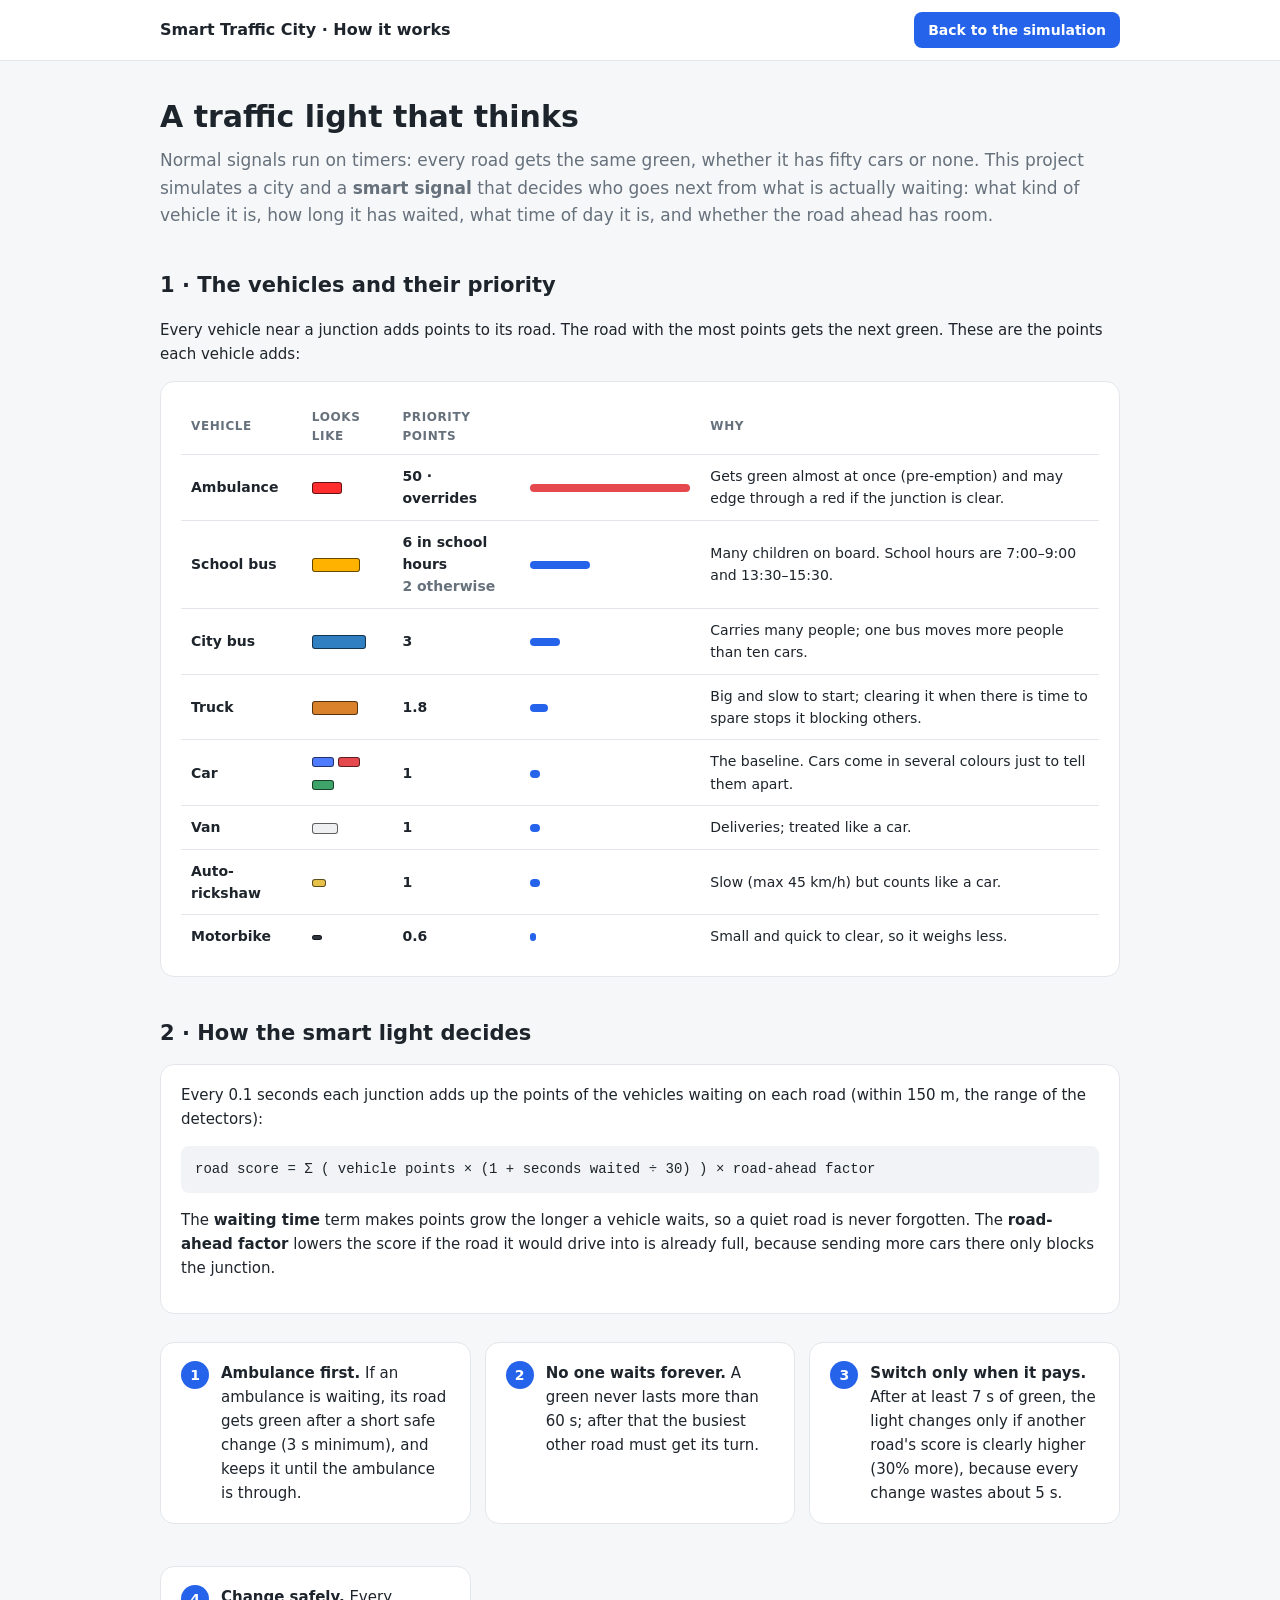
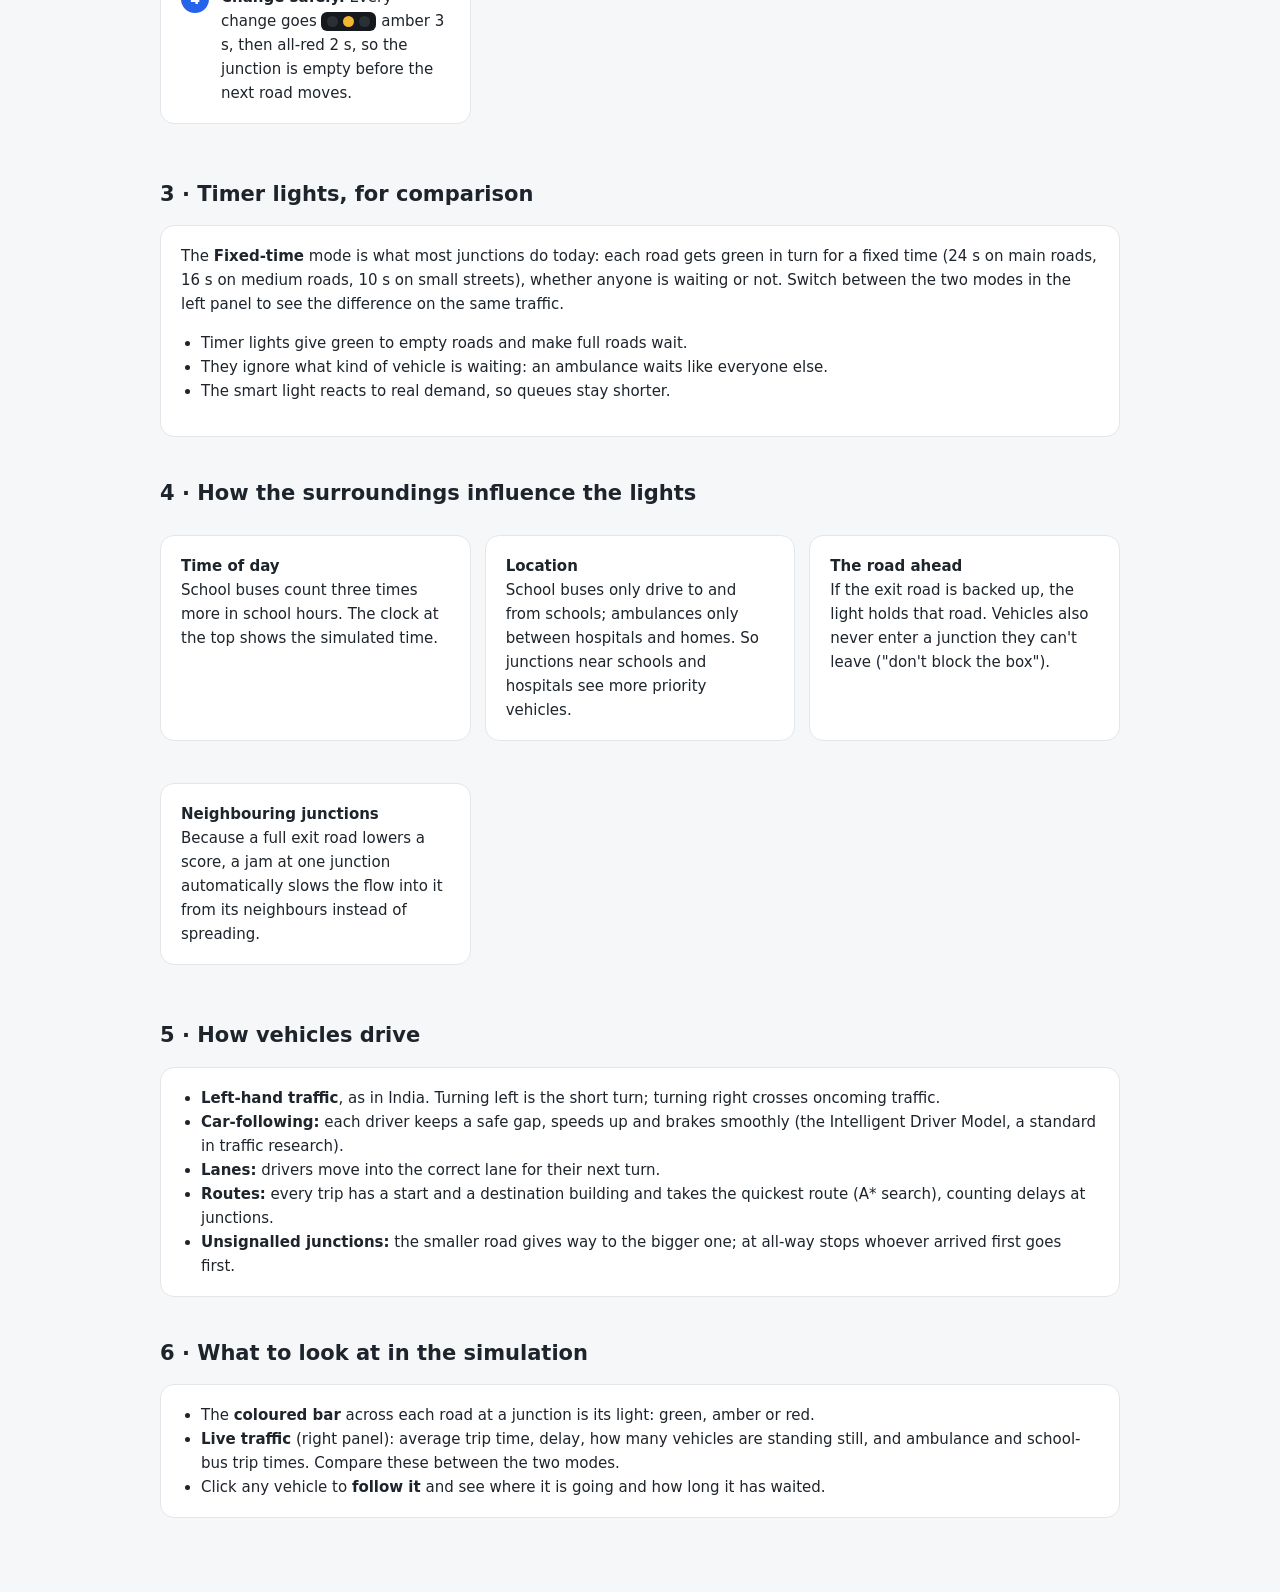
<file: web/explain.html>
<!doctype html>
<html lang="en">
<head>
<meta charset="utf-8">
<meta name="viewport" content="width=device-width, initial-scale=1">
<title>How It Works · Smart Traffic City</title>
<style>
  :root { --ink:#1d242b; --muted:#66717c; --line:#e3e6ea; --bg:#f6f7f9; --card:#fff; --accent:#2563eb; }
  * { box-sizing: border-box; }
  body { margin:0; background:var(--bg); color:var(--ink); font:15px/1.6 system-ui,-apple-system,"Segoe UI",Roboto,sans-serif; }
  header { position:sticky; top:0; background:rgba(255,255,255,.92); backdrop-filter:blur(8px); border-bottom:1px solid var(--line); z-index:5; }
  .bar { max-width:1000px; margin:0 auto; padding:12px 20px; display:flex; align-items:center; justify-content:space-between; }
  .bar b { font-size:16px; }
  .bar a { color:#fff; background:var(--accent); padding:7px 14px; border-radius:8px; text-decoration:none; font-weight:600; font-size:14px; }
  main { max-width:1000px; margin:0 auto; padding:24px 20px 60px; }
  h1 { font-size:30px; margin:8px 0 6px; }
  h2 { font-size:21px; margin:40px 0 10px; }
  p.lead { color:var(--muted); font-size:17px; margin:0 0 10px; }
  .card { background:var(--card); border:1px solid var(--line); border-radius:14px; padding:18px 20px; margin:14px 0; }
  table { width:100%; border-collapse:collapse; font-size:14px; }
  th { text-align:left; color:var(--muted); font-weight:600; font-size:12px; text-transform:uppercase; letter-spacing:.05em; padding:8px 10px; border-bottom:1px solid var(--line); }
  td { padding:10px; border-bottom:1px solid var(--line); vertical-align:middle; }
  tr:last-child td { border-bottom:0; }
  .veh { display:inline-block; border:1.5px solid rgba(0,0,0,.6); border-radius:3px; vertical-align:middle; }
  .flash { animation: flash .5s steps(1) infinite; }
  @keyframes flash { 50% { background:#2d6bff !important; } }
  .prio { display:inline-block; height:8px; border-radius:4px; background:var(--accent); vertical-align:middle; }
  .num { font-variant-numeric:tabular-nums; font-weight:650; }
  .grid { display:grid; grid-template-columns:repeat(auto-fit,minmax(260px,1fr)); gap:14px; }
  .step { display:flex; gap:12px; }
  .step .n { flex:none; width:28px; height:28px; border-radius:50%; background:var(--accent); color:#fff; display:grid; place-items:center; font-weight:700; font-size:14px; }
  .light { display:inline-flex; gap:5px; vertical-align:middle; background:#15191d; padding:4px 6px; border-radius:6px; }
  .light i { width:11px; height:11px; border-radius:50%; background:#2b3036; }
  .formula { font-family:ui-monospace,Consolas,monospace; background:#f1f3f6; border-radius:8px; padding:12px 14px; font-size:14px; overflow-x:auto; }
  .tag { display:inline-block; padding:1px 8px; border-radius:999px; font-size:12px; font-weight:600; }
  .muted { color:var(--muted); }
  ul { padding-left:20px; }
</style>
</head>
<body>
<header><div class="bar"><b>Smart Traffic City · How it works</b><a href="/">Back to the simulation</a></div></header>
<main>
  <h1>A traffic light that thinks</h1>
  <p class="lead">Normal signals run on timers: every road gets the same green, whether it has fifty cars or none. This project simulates a city and a <b>smart signal</b> that decides who goes next from what is actually waiting: what kind of vehicle it is, how long it has waited, what time of day it is, and whether the road ahead has room.</p>

  <h2>1 · The vehicles and their priority</h2>
  <p>Every vehicle near a junction adds points to its road. The road with the most points gets the next green. These are the points each vehicle adds:</p>
  <div class="card">
    <table>
      <thead><tr><th>Vehicle</th><th>Looks like</th><th>Priority points</th><th></th><th>Why</th></tr></thead>
      <tbody>
        <tr><td><b>Ambulance</b></td><td><span class="veh flash" style="width:30px;height:12px;background:#ff2d2d"></span></td><td class="num">50 · overrides</td><td><span class="prio" style="width:160px;background:#e5484d"></span></td><td>Gets green almost at once (pre-emption) and may edge through a red if the junction is clear.</td></tr>
        <tr><td><b>School bus</b></td><td><span class="veh" style="width:48px;height:14px;background:#ffb300"></span></td><td class="num">6 in school hours<br><span class="muted">2 otherwise</span></td><td><span class="prio" style="width:60px"></span></td><td>Many children on board. School hours are 7:00–9:00 and 13:30–15:30.</td></tr>
        <tr><td><b>City bus</b></td><td><span class="veh" style="width:54px;height:14px;background:#2f7fc1"></span></td><td class="num">3</td><td><span class="prio" style="width:30px"></span></td><td>Carries many people; one bus moves more people than ten cars.</td></tr>
        <tr><td><b>Truck</b></td><td><span class="veh" style="width:46px;height:14px;background:#d9822b"></span></td><td class="num">1.8</td><td><span class="prio" style="width:18px"></span></td><td>Big and slow to start; clearing it when there is time to spare stops it blocking others.</td></tr>
        <tr><td><b>Car</b></td><td><span class="veh" style="width:22px;height:10px;background:#4f7cff"></span> <span class="veh" style="width:22px;height:10px;background:#e5484d"></span> <span class="veh" style="width:22px;height:10px;background:#3fa46a"></span></td><td class="num">1</td><td><span class="prio" style="width:10px"></span></td><td>The baseline. Cars come in several colours just to tell them apart.</td></tr>
        <tr><td><b>Van</b></td><td><span class="veh" style="width:26px;height:11px;background:#eef0f2"></span></td><td class="num">1</td><td><span class="prio" style="width:10px"></span></td><td>Deliveries; treated like a car.</td></tr>
        <tr><td><b>Auto-rickshaw</b></td><td><span class="veh" style="width:14px;height:8px;background:#e8c14a"></span></td><td class="num">1</td><td><span class="prio" style="width:10px"></span></td><td>Slow (max 45 km/h) but counts like a car.</td></tr>
        <tr><td><b>Motorbike</b></td><td><span class="veh" style="width:10px;height:5px;background:#2f3640"></span></td><td class="num">0.6</td><td><span class="prio" style="width:6px"></span></td><td>Small and quick to clear, so it weighs less.</td></tr>
      </tbody>
    </table>
  </div>

  <h2>2 · How the smart light decides</h2>
  <div class="card">
    <p style="margin-top:0">Every 0.1 seconds each junction adds up the points of the vehicles waiting on each road (within 150 m, the range of the detectors):</p>
    <div class="formula">road score = Σ ( vehicle points × (1 + seconds waited ÷ 30) ) × road-ahead factor</div>
    <p>The <b>waiting time</b> term makes points grow the longer a vehicle waits, so a quiet road is never forgotten. The <b>road-ahead factor</b> lowers the score if the road it would drive into is already full, because sending more cars there only blocks the junction.</p>
  </div>
  <div class="grid">
    <div class="card step"><div class="n">1</div><div><b>Ambulance first.</b> If an ambulance is waiting, its road gets green after a short safe change (3 s minimum), and keeps it until the ambulance is through.</div></div>
    <div class="card step"><div class="n">2</div><div><b>No one waits forever.</b> A green never lasts more than 60 s; after that the busiest other road must get its turn.</div></div>
    <div class="card step"><div class="n">3</div><div><b>Switch only when it pays.</b> After at least 7 s of green, the light changes only if another road's score is clearly higher (30% more), because every change wastes about 5 s.</div></div>
    <div class="card step"><div class="n">4</div><div><b>Change safely.</b> Every change goes <span class="light"><i></i><i style="background:#f2b632"></i><i></i></span> amber 3 s, then all-red 2 s, so the junction is empty before the next road moves.</div></div>
  </div>

  <h2>3 · Timer lights, for comparison</h2>
  <div class="card">
    <p style="margin-top:0">The <b>Fixed-time</b> mode is what most junctions do today: each road gets green in turn for a fixed time (24 s on main roads, 16 s on medium roads, 10 s on small streets), whether anyone is waiting or not. Switch between the two modes in the left panel to see the difference on the same traffic.</p>
    <ul>
      <li>Timer lights give green to empty roads and make full roads wait.</li>
      <li>They ignore what kind of vehicle is waiting: an ambulance waits like everyone else.</li>
      <li>The smart light reacts to real demand, so queues stay shorter.</li>
    </ul>
  </div>

  <h2>4 · How the surroundings influence the lights</h2>
  <div class="grid">
    <div class="card"><b>Time of day</b><br>School buses count three times more in school hours. The clock at the top shows the simulated time.</div>
    <div class="card"><b>Location</b><br>School buses only drive to and from schools; ambulances only between hospitals and homes. So junctions near schools and hospitals see more priority vehicles.</div>
    <div class="card"><b>The road ahead</b><br>If the exit road is backed up, the light holds that road. Vehicles also never enter a junction they can't leave ("don't block the box").</div>
    <div class="card"><b>Neighbouring junctions</b><br>Because a full exit road lowers a score, a jam at one junction automatically slows the flow into it from its neighbours instead of spreading.</div>
  </div>

  <h2>5 · How vehicles drive</h2>
  <div class="card">
    <ul style="margin:0">
      <li><b>Left-hand traffic</b>, as in India. Turning left is the short turn; turning right crosses oncoming traffic.</li>
      <li><b>Car-following:</b> each driver keeps a safe gap, speeds up and brakes smoothly (the Intelligent Driver Model, a standard in traffic research).</li>
      <li><b>Lanes:</b> drivers move into the correct lane for their next turn.</li>
      <li><b>Routes:</b> every trip has a start and a destination building and takes the quickest route (A* search), counting delays at junctions.</li>
      <li><b>Unsignalled junctions:</b> the smaller road gives way to the bigger one; at all-way stops whoever arrived first goes first.</li>
    </ul>
  </div>

  <h2>6 · What to look at in the simulation</h2>
  <div class="card">
    <ul style="margin:0">
      <li>The <b>coloured bar</b> across each road at a junction is its light: green, amber or red.</li>
      <li><b>Live traffic</b> (right panel): average trip time, delay, how many vehicles are standing still, and ambulance and school-bus trip times. Compare these between the two modes.</li>
      <li>Click any vehicle to <b>follow it</b> and see where it is going and how long it has waited.</li>
    </ul>
  </div>
</main>
</body>
</html>
</file>
